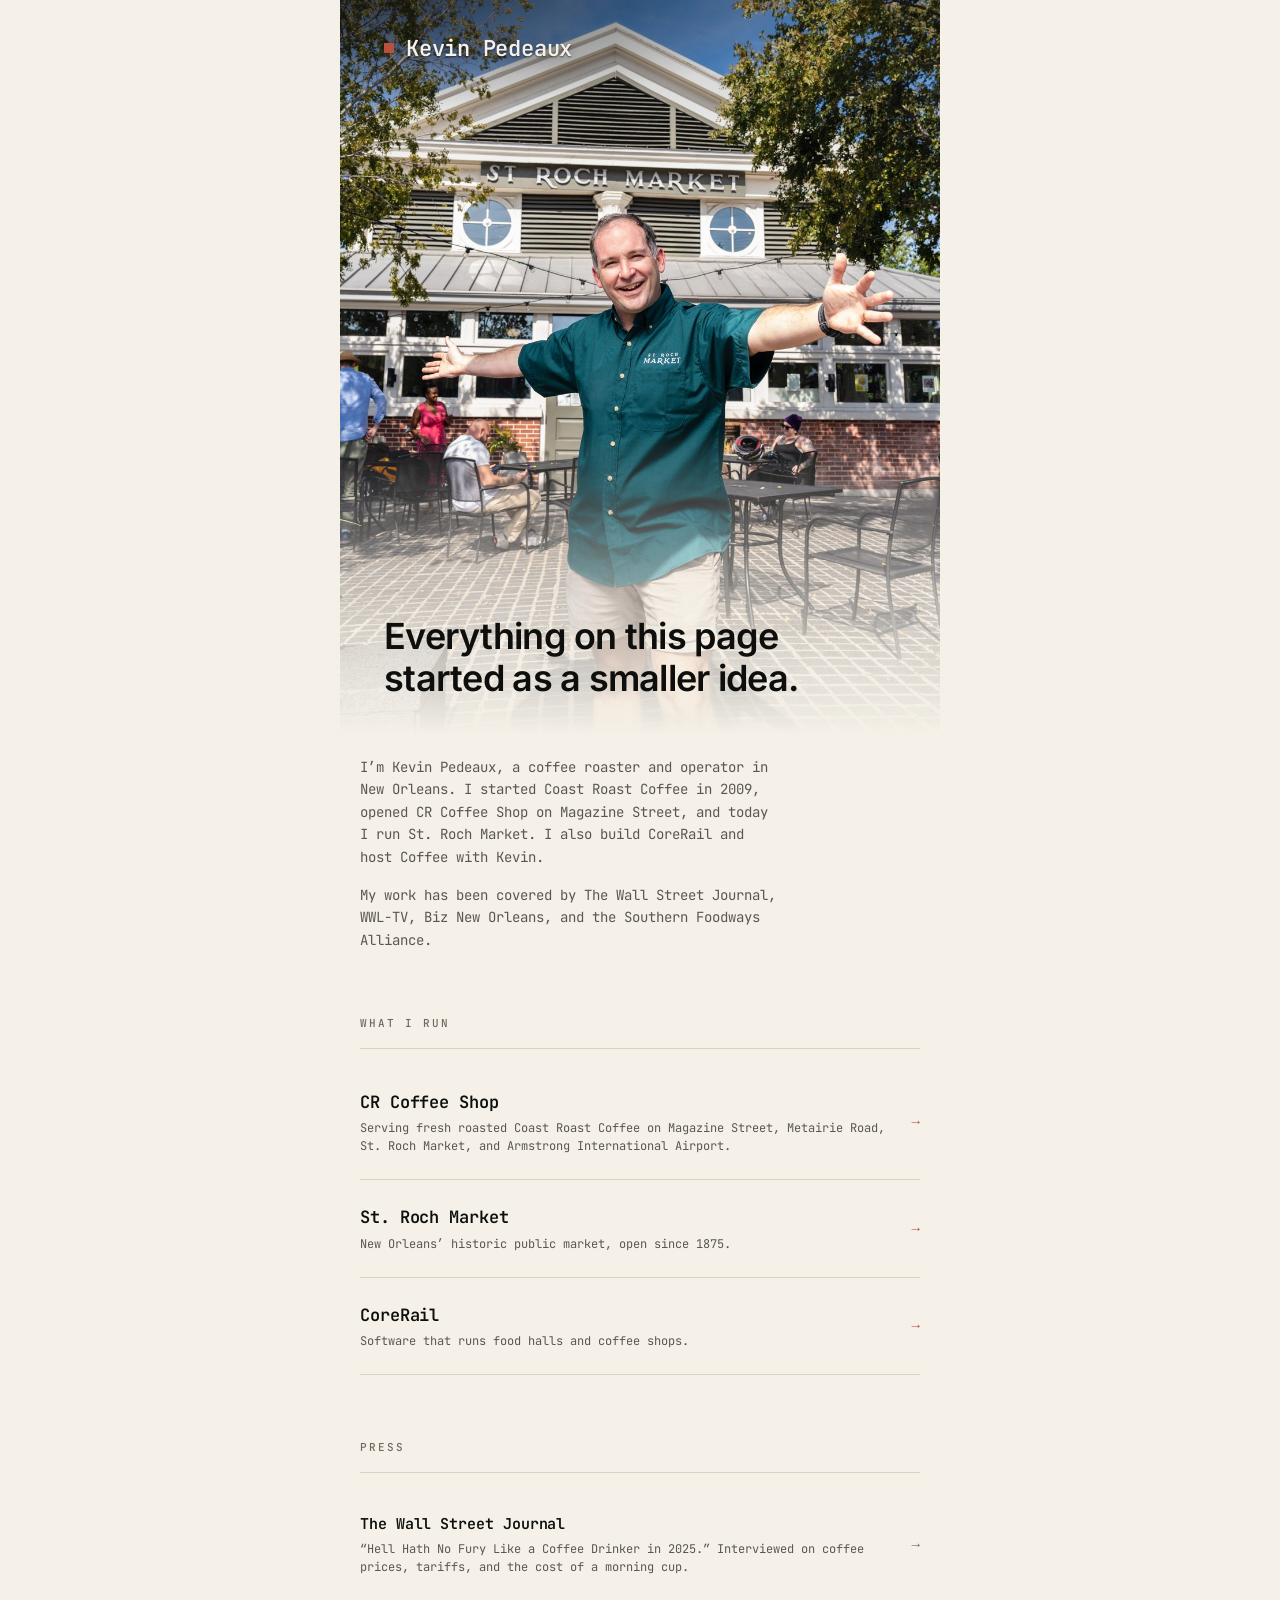
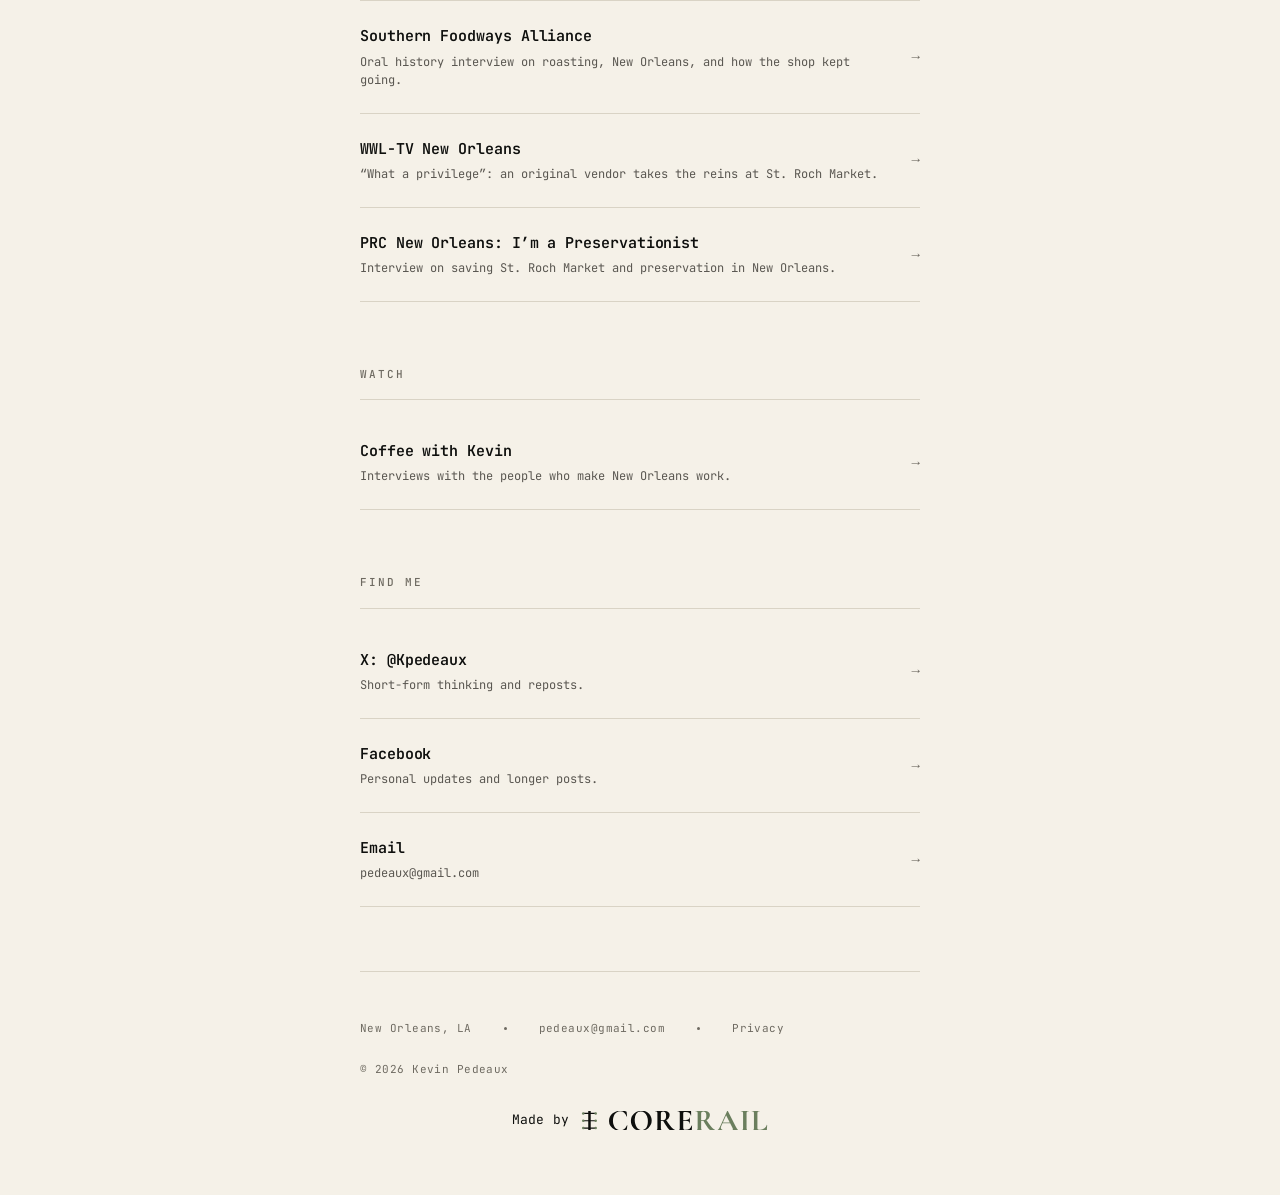
<file: index.html>
<!DOCTYPE html>
<html lang="en">
<head>
  <meta charset="UTF-8">
  <meta name="viewport" content="width=device-width, initial-scale=1.0">
  <title>Kevin Pedeaux: Coffee Roaster &amp; Operator in New Orleans</title>
  <meta name="description" content="Kevin Pedeaux is a New Orleans coffee roaster and operator. Owner of CR Coffee Shop (Coast Roast Coffee) on Magazine Street, operator of the historic St. Roch Market, and builder of CoreRail.">
  <meta name="author" content="Kevin Pedeaux">

  <!-- Open Graph -->
  <meta property="og:title" content="Kevin Pedeaux: Coffee Roaster &amp; Operator in New Orleans">
  <meta property="og:description" content="I make coffee and the things that come with it.">
  <meta property="og:type" content="website">
  <meta property="og:url" content="https://kevinpedeaux.com/">
  <meta property="og:site_name" content="Kevin Pedeaux">
  <meta property="og:image" content="https://kevinpedeaux.com/kevin-og.jpg">
  <meta property="og:image:width" content="1200">
  <meta property="og:image:height" content="630">
  <meta property="og:image:alt" content="Kevin Pedeaux with arms open in front of St. Roch Market in New Orleans">

  <!-- Twitter -->
  <meta name="twitter:card" content="summary_large_image">
  <meta name="twitter:title" content="Kevin Pedeaux: Coffee Roaster &amp; Operator in New Orleans">
  <meta name="twitter:description" content="I make coffee and the things that come with it.">
  <meta name="twitter:site" content="@Kpedeaux">
  <meta name="twitter:creator" content="@Kpedeaux">
  <meta name="twitter:image" content="https://kevinpedeaux.com/kevin-og.jpg">

  <!-- Favicon -->
  <link rel="icon" type="image/svg+xml" href="/favicon.svg">

  <!-- Canonical -->
  <link rel="canonical" href="https://kevinpedeaux.com/">

  <!-- Fonts (self-hosted — see @font-face in styles.css) -->
  <link rel="preload" href="/fonts/jetbrains-mono-normal.woff2" as="font" type="font/woff2" crossorigin>
  <link rel="preload" href="/fonts/inter-semibold.woff2" as="font" type="font/woff2" crossorigin>

  <!-- Styles -->
  <link rel="stylesheet" href="/styles.css?v=20260902cr">

  <!-- Google Analytics (GA4) -->
  <script async src="https://www.googletagmanager.com/gtag/js?id=G-3HQKWKEVY3"></script>
  <script>
    window.dataLayer = window.dataLayer || [];
    function gtag(){dataLayer.push(arguments);}
    gtag('js', new Date());
    gtag('config', 'G-3HQKWKEVY3');
  </script>

  <!-- JSON-LD -->
  <script type="application/ld+json">
  {
    "@context": "https://schema.org",
    "@graph": [
      {
        "@type": "WebSite",
        "@id": "https://kevinpedeaux.com/#website",
        "url": "https://kevinpedeaux.com/",
        "name": "Kevin Pedeaux",
        "publisher": { "@id": "https://kevinpedeaux.com/#person" }
      },
      {
        "@type": "ProfilePage",
        "@id": "https://kevinpedeaux.com/#profilepage",
        "url": "https://kevinpedeaux.com/",
        "isPartOf": { "@id": "https://kevinpedeaux.com/#website" },
        "mainEntity": { "@id": "https://kevinpedeaux.com/#person" }
      },
      {
        "@type": "Person",
        "@id": "https://kevinpedeaux.com/#person",
        "name": "Kevin Pedeaux",
        "url": "https://kevinpedeaux.com/",
        "jobTitle": "Coffee Roaster & Operator",
        "description": "New Orleans coffee roaster and operator. Owner of CR Coffee Shop (Coast Roast Coffee), operator of the historic St. Roch Market, builder of CoreRail, and host of Coffee with Kevin.",
        "address": {
          "@type": "PostalAddress",
          "addressLocality": "New Orleans",
          "addressRegion": "LA",
          "addressCountry": "US"
        },
        "knowsAbout": [
          "Coffee roasting",
          "Specialty coffee",
          "Food halls",
          "Hospitality operations",
          "New Orleans"
        ],
        "worksFor": [
          { "@type": "Organization", "name": "CR Coffee Shop", "url": "https://crcoffeenola.com/" },
          { "@type": "Organization", "name": "St. Roch Market", "url": "https://strochmarket.com/" },
          { "@type": "Organization", "name": "CoreRail", "url": "https://creativecorerail.com/" }
        ],
        "subjectOf": [
          "https://www.wsj.com/business/hospitality/coffee-prices-inflation-tariffs-brazil-e3c26e3b",
          "https://www.southernfoodways.org/interview/kevin-pedeaux/",
          "https://www.wwltv.com/article/news/investigations/mike-perlstein/what-a-privilege-original-vendor-takes-the-reins-at-st-roch-market/289-c80db175-2084-4ccd-b1cc-990ba4696f7c",
          "https://prcno.org/im-a-preservationist-an-interview-with-kevin-pedeaux/"
        ],
        "sameAs": [
          "https://crcoffeenola.com/",
          "https://strochmarket.com/",
          "https://creativecorerail.com/",
          "https://www.youtube.com/coffeewithkevin",
          "https://x.com/Kpedeaux",
          "https://www.instagram.com/kpedeaux/",
          "https://www.facebook.com/pedeaux"
        ]
      }
    ]
  }
  </script>
</head>
<body class="home">

  <!-- ====================================================================
       FULL-BLEED HERO — image bleeds to edges, fades into the page,
       name overlays the top, tagline overlaps the lower fade.
       ==================================================================== -->
  <header class="hero-full">
    <img class="hero-full-img" src="/kevin-hero.jpg" width="1040" height="1326"
         alt="Kevin Pedeaux with arms open in front of St. Roch Market in New Orleans"
         fetchpriority="high">
    <a class="hero-full-name" href="/" aria-label="Kevin Pedeaux home">
      <span class="name-mark" aria-hidden="true"></span>
      Kevin Pedeaux
    </a>
    <div class="hero-full-copy">
      <h1 id="tagline" class="hero-tagline">
        I make coffee and the things that come with it.
      </h1>
    </div>
  </header>

  <!-- Rotating tagline — picks one line per visit, never the same one twice
       in a row. Edit the list below to add or remove lines. The h1 above is
       the no-JS fallback and what search engines index. Runs inline, before
       first paint, so visitors never see the fallback flash. -->
  <script>
    (function () {
      var lines = [
        'I make coffee and the things that come with it.',
        'I build experiences across tech, food, and community.',
        'Coffee, and every darn thing that comes with it.',
        'Everything here started with a bag of coffee.',
        'I roast coffee. The rest followed.',
        'Coffee is the front door. Everything else is behind it.',
        'I run a coffee company, a market, and a software project I probably shouldn’t have started.',
        'Roaster. Operator. Reluctant developer.',
        'Seventeen years of coffee, and a few things that grew out of it.',
        'I make coffee and the systems that keep it moving.',
        'New Orleans coffee, and the businesses built around it.',
        'I take on the things nobody else wants to run.',
        'I make coffee. Somehow that turned into a food hall.',
        'Coffee roaster. Landlord, apparently.',
        'I keep saying yes to buildings.',
        'Seventeen years in coffee and I still can’t explain what I do all day.',
        'I roast coffee, run a market, and write code I’d rather not show anyone.',
        'Started with one roaster. It escalated.',
        'Professionally: coffee. Practically: whatever’s broken that morning.',
        'I make coffee and the things that come with it, the list got long.',
        'New Orleans coffee guy with a growing footprint of unrelated problems.',
        'The coffee part is going fine.',
        'I own a coffee company and a building that owns me.',
        'Roasting coffee since 2009. Fixing the ice machine since 2023.',
        'I make coffee. The rest is upkeep.',
        'Coffee roaster, market operator, part-time electrician.',
        'I got into coffee so I wouldn’t have a boss. Now I have thirty.',
        'Still mostly coffee, but other problems.',
        'Coffee first. Then a market, a bar, and a software problem.',
        'Everything on this page started as a smaller idea.',
        'Ask me about coffee. Don’t ask me about the plumbing.'
      ];
      if (lines.length < 2) return;
      var last = -1;
      try { last = parseInt(localStorage.getItem('tagline-last'), 10); } catch (e) {}
      if (isNaN(last)) last = -1;
      var idx = Math.floor(Math.random() * lines.length);
      if (idx === last) idx = (idx + 1) % lines.length;
      try { localStorage.setItem('tagline-last', String(idx)); } catch (e) {}
      document.getElementById('tagline').textContent = lines[idx];
    })();
  </script>

  <main class="page">

    <!-- ====================================================================
         HERO — intro copy
         ==================================================================== -->
    <section class="hero" aria-labelledby="tagline">
      <p class="hero-sub">
        I&rsquo;m Kevin Pedeaux, a coffee roaster and operator in New Orleans.
        I started Coast Roast Coffee in 2009, opened CR Coffee Shop on Magazine
        Street, and today I run St. Roch Market. I also build CoreRail and host
        Coffee with Kevin.
      </p>
      <p class="hero-sub">
        My work has been covered by The Wall Street Journal, WWL-TV, Biz New
        Orleans, and the Southern Foodways Alliance.
      </p>
    </section>

    <!-- ====================================================================
         LINKS — Edit this section to add / remove / reorder.
         Each .section block is one group. Each .link is one link.
         ==================================================================== -->

    <!-- WHAT I RUN (primary: the site's one job is routing here) -->
    <section class="section" aria-labelledby="run-label">
      <div class="section-label" id="run-label">
        <span>What I run</span>
      </div>

      <div class="links links--primary">

        <a class="link" href="https://crcoffeenola.com/" target="_blank" rel="noopener">
          <div class="link-body">
            <span class="link-title">CR Coffee Shop</span>
            <span class="link-desc">Serving fresh roasted Coast Roast Coffee on Magazine Street, Metairie Road, St. Roch Market, and Armstrong International Airport.</span>
          </div>
          <span class="link-arrow" aria-hidden="true">&rarr;</span>
        </a>

        <a class="link" href="https://strochmarket.com/" target="_blank" rel="noopener">
          <div class="link-body">
            <span class="link-title">St. Roch Market</span>
            <span class="link-desc">New Orleans&rsquo; historic public market, open since 1875.</span>
          </div>
          <span class="link-arrow" aria-hidden="true">&rarr;</span>
        </a>

        <a class="link" href="https://creativecorerail.com/" target="_blank" rel="noopener">
          <div class="link-body">
            <span class="link-title">CoreRail</span>
            <span class="link-desc">Software that runs food halls and coffee shops.</span>
          </div>
          <span class="link-arrow" aria-hidden="true">&rarr;</span>
        </a>

      </div>
    </section>

    <!-- PRESS (proof, next to the primary action) -->
    <section class="section" aria-labelledby="press-label">
      <div class="section-label" id="press-label">
        <span>Press</span>
      </div>

      <div class="links">

        <a class="link" href="https://www.wsj.com/business/hospitality/coffee-prices-inflation-tariffs-brazil-e3c26e3b" target="_blank" rel="noopener">
          <div class="link-body">
            <span class="link-title">The Wall Street Journal</span>
            <span class="link-desc">&ldquo;Hell Hath No Fury Like a Coffee Drinker in 2025.&rdquo; Interviewed on coffee prices, tariffs, and the cost of a morning cup.</span>
          </div>
          <span class="link-arrow" aria-hidden="true">&rarr;</span>
        </a>

        <a class="link" href="https://www.southernfoodways.org/interview/kevin-pedeaux/" target="_blank" rel="noopener">
          <div class="link-body">
            <span class="link-title">Southern Foodways Alliance</span>
            <span class="link-desc">Oral history interview on roasting, New Orleans, and how the shop kept going.</span>
          </div>
          <span class="link-arrow" aria-hidden="true">&rarr;</span>
        </a>

        <a class="link" href="https://www.wwltv.com/article/news/investigations/mike-perlstein/what-a-privilege-original-vendor-takes-the-reins-at-st-roch-market/289-c80db175-2084-4ccd-b1cc-990ba4696f7c" target="_blank" rel="noopener">
          <div class="link-body">
            <span class="link-title">WWL-TV New Orleans</span>
            <span class="link-desc">&ldquo;What a privilege&rdquo;: an original vendor takes the reins at St. Roch Market.</span>
          </div>
          <span class="link-arrow" aria-hidden="true">&rarr;</span>
        </a>

        <a class="link" href="https://prcno.org/im-a-preservationist-an-interview-with-kevin-pedeaux/" target="_blank" rel="noopener">
          <div class="link-body">
            <span class="link-title">PRC New Orleans: I&rsquo;m a Preservationist</span>
            <span class="link-desc">Interview on saving St. Roch Market and preservation in New Orleans.</span>
          </div>
          <span class="link-arrow" aria-hidden="true">&rarr;</span>
        </a>

      </div>
    </section>

    <!-- WATCH -->
    <section class="section" aria-labelledby="watch-label">
      <div class="section-label" id="watch-label">
        <span>Watch</span>
      </div>

      <div class="links">

        <a class="link" href="https://www.youtube.com/coffeewithkevin" target="_blank" rel="noopener">
          <div class="link-body">
            <span class="link-title">Coffee with Kevin</span>
            <span class="link-desc">Interviews with the people who make New Orleans work.</span>
          </div>
          <span class="link-arrow" aria-hidden="true">&rarr;</span>
        </a>

      </div>
    </section>

    <!-- FIND ME -->
    <section class="section" aria-labelledby="find-label">
      <div class="section-label" id="find-label">
        <span>Find me</span>
      </div>

      <div class="links">

        <a class="link" href="https://x.com/Kpedeaux" target="_blank" rel="noopener">
          <div class="link-body">
            <span class="link-title">X: @Kpedeaux</span>
            <span class="link-desc">Short-form thinking and reposts.</span>
          </div>
          <span class="link-arrow" aria-hidden="true">&rarr;</span>
        </a>

        <a class="link" href="https://www.facebook.com/pedeaux" target="_blank" rel="noopener">
          <div class="link-body">
            <span class="link-title">Facebook</span>
            <span class="link-desc">Personal updates and longer posts.</span>
          </div>
          <span class="link-arrow" aria-hidden="true">&rarr;</span>
        </a>

        <a class="link" data-email href="#">
          <div class="link-body">
            <span class="link-title">Email</span>
            <span class="link-desc" data-email-text></span>
          </div>
          <span class="link-arrow" aria-hidden="true">&rarr;</span>
        </a>

      </div>
    </section>

    <!-- ====================================================================
         FOOTER
         ==================================================================== -->
    <footer class="footer">
      <div class="footer-row">
        <div class="footer-meta">
          <span>New Orleans, LA</span>
          <span class="dot" aria-hidden="true"></span>
          <a data-email data-email-text href="#">Email</a>
          <span class="dot" aria-hidden="true"></span>
          <a href="/privacy">Privacy</a>
        </div>
        <div>&copy; <span id="year">2026</span> Kevin Pedeaux</div>
      </div>
      <div class="corerail-credit"><a class="corerail-badge" href="https://creativecorerail.com" target="_blank" rel="noopener"><span class="corerail-badge__label">Made by</span><svg class="corerail-badge__art" viewBox="0 0 978.4 100" xmlns="http://www.w3.org/2000/svg" role="img" aria-label="CoreRail" focusable="false"><g transform="translate(0 -14) scale(1.06667)"><rect x="54" y="10" width="12" height="100" rx="2" fill="currentColor"/><rect x="30" y="22" width="60" height="6" rx="1.5" fill="currentColor"/><rect x="30" y="57" width="60" height="6" rx="1.5" fill="currentColor"/><rect x="30" y="92" width="60" height="6" rx="1.5" fill="currentColor"/><circle cx="30" cy="25" r="6" fill="#6B7F5E"/><circle cx="30" cy="60" r="6" fill="#6B7F5E"/><circle cx="30" cy="95" r="6" fill="#6B7F5E"/><circle cx="90" cy="25" r="6" fill="#6B7F5E"/><circle cx="90" cy="60" r="6" fill="#6B7F5E"/><circle cx="90" cy="95" r="6" fill="#6B7F5E"/></g><g transform="translate(156.3 0)"><g transform="translate(0 100) scale(0.16 -0.16)"><path fill="currentColor" d="M427 636Q457 636 489.5 633Q522 630 551 624Q580 618 600 609Q609 606 611.5 601.5Q614 597 615 586L628 447Q628 444 623 443Q618 442 616 446Q588 527 536.5 571Q485 615 411 615Q343 615 289.5 578.5Q236 542 205.5 475Q175 408 175 315Q175 245 193 188.5Q211 132 244 92Q277 52 322 30.5Q367 9 421 9Q492 9 538.5 47.5Q585 86 626 170Q628 173 632.5 172Q637 171 637 168L622 44Q621 32 618.5 28.5Q616 25 607 21Q559 4 511.5 -4Q464 -12 421 -12Q313 -12 229 28.5Q145 69 97 141.5Q49 214 49 308Q49 380 77.5 440.5Q106 501 157.5 544.5Q209 588 278 612Q347 636 427 636Z M1067 -12Q995 -12 936.5 13.5Q878 39 836.5 84Q795 129 772.5 187.5Q750 246 750 312Q750 393 781.5 454Q813 515 865 555.5Q917 596 979 616Q1041 636 1102 636Q1176 636 1234.5 609.5Q1293 583 1334 538Q1375 493 1396.5 436Q1418 379 1418 319Q1418 249 1390 189Q1362 129 1313.5 84Q1265 39 1201.5 13.5Q1138 -12 1067 -12ZM1100 13Q1156 13 1200 45Q1244 77 1269.5 139Q1295 201 1295 290Q1295 382 1267 454Q1239 526 1187 567.5Q1135 609 1062 609Q971 609 922 540Q873 471 873 349Q873 276 890 214.5Q907 153 937.5 107.5Q968 62 1009.5 37.5Q1051 13 1100 13Z M2017 0Q2002 0 1968.5 37.5Q1935 75 1888 146Q1841 217 1782 316L1874 344Q1954 223 2010.5 150Q2067 77 2111 44.5Q2155 12 2195 12Q2197 12 2197 6Q2197 0 2195 0Q2125 0 2081 0Q2037 0 2017 0ZM1802 628Q1894 628 1943.5 594.5Q1993 561 1993 501Q1993 442 1960 396.5Q1927 351 1875.5 326Q1824 301 1767 301Q1753 301 1738.5 301Q1724 301 1712 302V81Q1712 52 1717 37Q1722 22 1737 17Q1752 12 1783 12Q1785 12 1785 6Q1785 0 1783 0Q1757 0 1725 1Q1693 2 1655 2Q1619 2 1586.5 1Q1554 0 1528 0Q1525 0 1525 6Q1525 12 1528 12Q1559 12 1574 17Q1589 22 1594.5 37Q1600 52 1600 81V544Q1600 573 1595 587.5Q1590 602 1575 607.5Q1560 613 1529 613Q1527 613 1527 619Q1527 625 1529 625Q1555 625 1587 623.5Q1619 622 1655 622Q1688 622 1727.5 625Q1767 628 1802 628ZM1879 463Q1879 522 1867 553Q1855 584 1834 595.5Q1813 607 1786 607Q1746 607 1729 592Q1712 577 1712 542V330Q1726 328 1742 327Q1758 326 1770 326Q1829 326 1854 358.5Q1879 391 1879 463Z M2688 0H2246Q2243 0 2243 6Q2243 12 2246 12Q2277 12 2292 17Q2307 22 2312 37Q2317 52 2317 81V544Q2317 573 2312 587.5Q2307 602 2292 607.5Q2277 613 2246 613Q2243 613 2243 619Q2243 625 2246 625H2670Q2680 625 2680 616L2682 483Q2682 481 2677 480Q2672 479 2670 482Q2654 541 2616 568.5Q2578 596 2516 596H2486Q2466 596 2453 590.5Q2440 585 2434 573Q2428 561 2428 543V85Q2428 66 2433 53Q2438 40 2448 34Q2458 28 2474 28H2507Q2585 28 2632 60Q2679 92 2701 159Q2702 162 2707.5 160.5Q2713 159 2713 157Q2709 128 2706 88.5Q2703 49 2703 15Q2703 0 2688 0ZM2632 223Q2632 264 2601 287.5Q2570 311 2510 311H2375V339H2511Q2570 339 2600.5 359.5Q2631 380 2631 415Q2631 418 2636.5 418Q2642 418 2642 415Q2642 382 2641.5 363.5Q2641 345 2641 325Q2641 300 2642.5 276Q2644 252 2644 223Q2644 221 2638 221Q2632 221 2632 223Z"/><path fill="#6B7F5E" d="M3307 0Q3292 0 3258.5 37.5Q3225 75 3178 146Q3131 217 3072 316L3164 344Q3244 223 3300.5 150Q3357 77 3401 44.5Q3445 12 3485 12Q3487 12 3487 6Q3487 0 3485 0Q3415 0 3371 0Q3327 0 3307 0ZM3092 628Q3184 628 3233.5 594.5Q3283 561 3283 501Q3283 442 3250 396.5Q3217 351 3165.5 326Q3114 301 3057 301Q3043 301 3028.5 301Q3014 301 3002 302V81Q3002 52 3007 37Q3012 22 3027 17Q3042 12 3073 12Q3075 12 3075 6Q3075 0 3073 0Q3047 0 3015 1Q2983 2 2945 2Q2909 2 2876.5 1Q2844 0 2818 0Q2815 0 2815 6Q2815 12 2818 12Q2849 12 2864 17Q2879 22 2884.5 37Q2890 52 2890 81V544Q2890 573 2885 587.5Q2880 602 2865 607.5Q2850 613 2819 613Q2817 613 2817 619Q2817 625 2819 625Q2845 625 2877 623.5Q2909 622 2945 622Q2978 622 3017.5 625Q3057 628 3092 628ZM3169 463Q3169 522 3157 553Q3145 584 3124 595.5Q3103 607 3076 607Q3036 607 3019 592Q3002 577 3002 542V330Q3016 328 3032 327Q3048 326 3060 326Q3119 326 3144 358.5Q3169 391 3169 463Z M3666 229 3681 257H3969L3976 229ZM4212 12Q4217 12 4217 6Q4217 0 4212 0Q4182 0 4149.5 2Q4117 4 4087 4Q4053 4 4028 2Q4003 0 3972 0Q3968 0 3968 6Q3968 12 3972 12Q4013 12 4019.5 28.5Q4026 45 4001 94L3798 495L3847 581L3648 142Q3621 82 3647 47Q3673 12 3729 12Q3734 12 3734 6Q3734 0 3729 0Q3699 0 3674 2Q3649 4 3611 4Q3572 4 3548.5 2Q3525 0 3491 0Q3487 0 3487 6Q3487 12 3491 12Q3518 12 3537.5 23.5Q3557 35 3576.5 65.5Q3596 96 3621 152L3838 629Q3839 632 3847 632.5Q3855 633 3856 629L4106 137Q4130 90 4147.5 62.5Q4165 35 4180.5 23.5Q4196 12 4212 12Z M4458 81Q4458 52 4463 37Q4468 22 4483 17Q4498 12 4529 12Q4532 12 4532 6Q4532 0 4529 0Q4502.7 0 4471 1Q4439.3 2 4401 2Q4364.6 2 4332 1Q4299.5 0 4273 0Q4271 0 4271 6Q4271 12 4273.4 12Q4303.8 12 4319.4 17Q4335 22 4340.5 37Q4346 52 4346 81V544Q4346 573 4340.7 587.5Q4335.5 602 4319.6 607.5Q4303.8 613 4273 613Q4271 613 4271 619Q4271 625 4273 625Q4299.5 625 4332 623.5Q4364.6 622 4401 622Q4439.3 622 4471.6 623.5Q4503.8 625 4529 625Q4532 625 4532 619Q4532 613 4529 613Q4498.7 613 4483.5 607Q4468.4 601 4463.2 586Q4458 571 4458 542Z M4806 543V85Q4806 60.5 4810 48.2Q4814 36 4826.4 32Q4838.8 28 4863 28H4897Q4975 28 5032 70Q5089 112 5108 182Q5109 185 5114 184Q5119 183 5119 180Q5116 147 5113 100.7Q5110 54.3 5110 15Q5110 0 5094.6 0H4623Q4621 0 4621 6Q4621 12 4623 12Q4653.7 12 4669.1 17Q4684.5 22 4689.7 37Q4695 52 4695 81V544Q4695 573 4689.7 587.5Q4684.5 602 4669.1 607.5Q4653.7 613 4623 613Q4621 613 4621 619Q4621 625 4623 625Q4647 625 4680.3 623.5Q4713.6 622 4749.6 622Q4788 622 4820 623.5Q4852 625 4877 625Q4880 625 4880 619Q4880 613 4877 613Q4846.7 613 4831.5 607.5Q4816.4 602 4811.2 587Q4806 572 4806 543Z"/></g></g></svg></a></div>
    </footer>

  </main>

  <script>
    document.getElementById('year').textContent = new Date().getFullYear();

    // Email assembled at runtime — kept out of the HTML source to deter scrapers.
    (function () {
      var e = atob('cGVkZWF1eEBnbWFpbC5jb20=');
      document.querySelectorAll('[data-email]').forEach(function (el) {
        el.setAttribute('href', 'mailto:' + e);
      });
      document.querySelectorAll('[data-email-text]').forEach(function (el) {
        el.textContent = e;
      });
    })();
  </script>

</body>
</html>
</file>
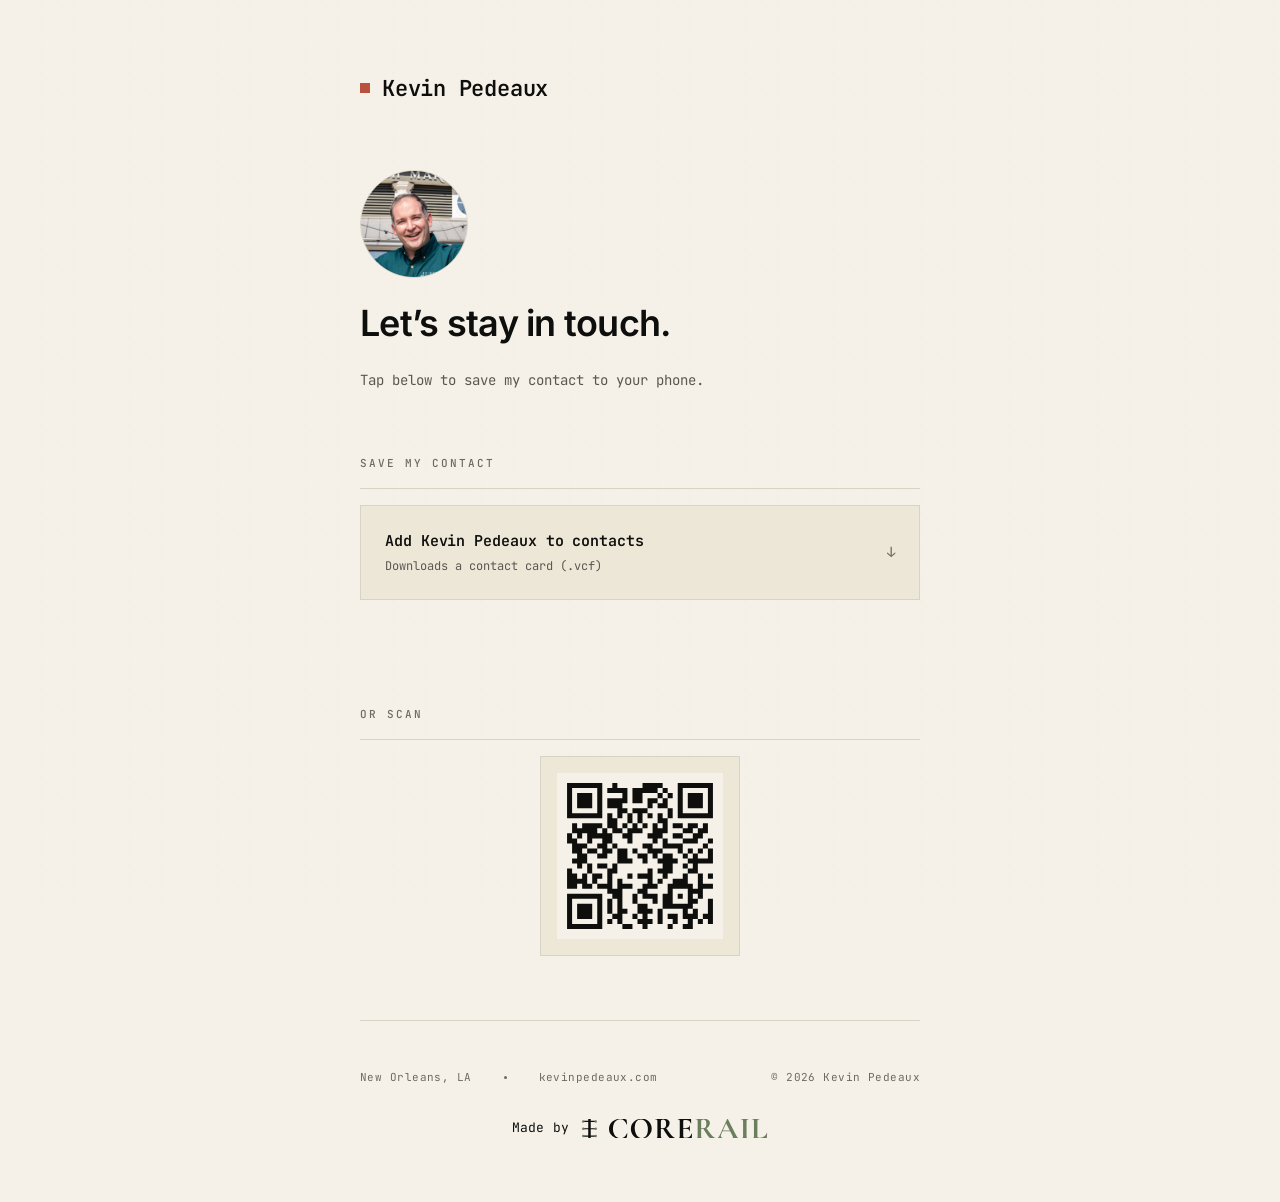
<file: connect.html>
<!DOCTYPE html>
<html lang="en">
<head>
  <meta charset="UTF-8">
  <meta name="viewport" content="width=device-width, initial-scale=1.0">
  <title>Save my contact: Kevin Pedeaux</title>

  <!-- Keep this page out of search engines and AI crawlers -->
  <meta name="robots" content="noindex, nofollow, noarchive, nosnippet">
  <meta name="googlebot" content="noindex, nofollow">

  <!-- No social preview metadata on purpose: this page is unlisted. -->

  <!-- Favicon -->
  <link rel="icon" type="image/svg+xml" href="/favicon.svg">

  <!-- Fonts (self-hosted — see @font-face in styles.css) -->
  <link rel="preload" href="/fonts/jetbrains-mono-normal.woff2" as="font" type="font/woff2" crossorigin>
  <link rel="preload" href="/fonts/inter-semibold.woff2" as="font" type="font/woff2" crossorigin>

  <!-- Styles -->
  <link rel="stylesheet" href="/styles.css?v=20260902cr">

  <style>
    /* connect-page specifics */
    .card-btn {
      display: grid;
      grid-template-columns: 1fr auto;
      align-items: center;
      gap: var(--s-3);
      width: 100%;
      text-align: left;
      padding: var(--s-3);
      background: var(--cream-2);
      border: 1px solid var(--rule);
      transition: padding-left 200ms var(--ease-out), border-color 200ms var(--ease-out);
    }
    .card-btn:hover,
    .card-btn:focus-visible {
      padding-left: calc(var(--s-3) + var(--s-1));
      border-color: var(--accent);
    }
    .card-btn:focus-visible {
      outline: 2px solid var(--accent);
      outline-offset: 2px;
    }
    .card-btn:hover .link-title,
    .card-btn:focus-visible .link-title { color: var(--accent); }
    .card-btn:hover .link-arrow,
    .card-btn:focus-visible .link-arrow { color: var(--accent); transform: translateX(4px); }

    .saved-note {
      font-family: var(--font-mono);
      font-size: 12px;
      color: var(--ink-3);
      margin-top: var(--s-3);
      min-height: 1.5em;
    }
    .saved-note.is-done { color: var(--accent); }

    .qr-block {
      display: flex;
      flex-direction: column;
      align-items: center;
      gap: var(--s-2);
      text-align: center;
    }
    .qr-frame {
      width: 200px;
      max-width: 60vw;
      padding: var(--s-2);
      background: var(--cream-2);
      border: 1px solid var(--rule);
    }
    .qr-frame img { width: 100%; height: auto; }

    .connect-avatar {
      width: 108px;
      height: 108px;
      border-radius: 50%;
      object-fit: cover;
      border: 1px solid var(--rule);
      margin-bottom: var(--s-3);
    }
  </style>
</head>
<body>

  <main class="page">

    <header class="header">
      <a class="name" href="/" aria-label="Kevin Pedeaux home">
        <span class="name-mark" aria-hidden="true"></span>
        Kevin Pedeaux
      </a>
    </header>

    <section class="hero">
      <img class="connect-avatar" src="/kevin-avatar.jpg" width="512" height="512"
           alt="Kevin Pedeaux" fetchpriority="high">
      <h1 class="hero-tagline">Let&rsquo;s stay in touch.</h1>
      <p class="hero-sub">
        Tap below to save my contact to your phone.
      </p>
    </section>

    <section class="section">
      <div class="section-label">
        <span>Save my contact</span>
      </div>

      <button class="card-btn" id="save-btn" type="button">
        <div class="link-body">
          <span class="link-title">Add Kevin Pedeaux to contacts</span>
          <span class="link-desc">Downloads a contact card (.vcf)</span>
        </div>
        <span class="link-arrow" aria-hidden="true">&darr;</span>
      </button>

      <p class="saved-note" id="saved-note" role="status" aria-live="polite"></p>
    </section>

    <section class="section">
      <div class="section-label">
        <span>Or scan</span>
      </div>

      <div class="qr-block">
        <div class="qr-frame">
          <img src="/connect-qr.svg" alt="QR code to kevinpedeaux.com/connect" width="200" height="200">
        </div>
      </div>
    </section>

    <footer class="footer">
      <div class="footer-row">
        <div class="footer-meta">
          <span>New Orleans, LA</span>
          <span class="dot" aria-hidden="true"></span>
          <a href="/">kevinpedeaux.com</a>
        </div>
        <div>&copy; <span id="year">2026</span> Kevin Pedeaux</div>
      </div>
      <div class="corerail-credit"><a class="corerail-badge" href="https://creativecorerail.com" target="_blank" rel="noopener"><span class="corerail-badge__label">Made by</span><svg class="corerail-badge__art" viewBox="0 0 978.4 100" xmlns="http://www.w3.org/2000/svg" role="img" aria-label="CoreRail" focusable="false"><g transform="translate(0 -14) scale(1.06667)"><rect x="54" y="10" width="12" height="100" rx="2" fill="currentColor"/><rect x="30" y="22" width="60" height="6" rx="1.5" fill="currentColor"/><rect x="30" y="57" width="60" height="6" rx="1.5" fill="currentColor"/><rect x="30" y="92" width="60" height="6" rx="1.5" fill="currentColor"/><circle cx="30" cy="25" r="6" fill="#6B7F5E"/><circle cx="30" cy="60" r="6" fill="#6B7F5E"/><circle cx="30" cy="95" r="6" fill="#6B7F5E"/><circle cx="90" cy="25" r="6" fill="#6B7F5E"/><circle cx="90" cy="60" r="6" fill="#6B7F5E"/><circle cx="90" cy="95" r="6" fill="#6B7F5E"/></g><g transform="translate(156.3 0)"><g transform="translate(0 100) scale(0.16 -0.16)"><path fill="currentColor" d="M427 636Q457 636 489.5 633Q522 630 551 624Q580 618 600 609Q609 606 611.5 601.5Q614 597 615 586L628 447Q628 444 623 443Q618 442 616 446Q588 527 536.5 571Q485 615 411 615Q343 615 289.5 578.5Q236 542 205.5 475Q175 408 175 315Q175 245 193 188.5Q211 132 244 92Q277 52 322 30.5Q367 9 421 9Q492 9 538.5 47.5Q585 86 626 170Q628 173 632.5 172Q637 171 637 168L622 44Q621 32 618.5 28.5Q616 25 607 21Q559 4 511.5 -4Q464 -12 421 -12Q313 -12 229 28.5Q145 69 97 141.5Q49 214 49 308Q49 380 77.5 440.5Q106 501 157.5 544.5Q209 588 278 612Q347 636 427 636Z M1067 -12Q995 -12 936.5 13.5Q878 39 836.5 84Q795 129 772.5 187.5Q750 246 750 312Q750 393 781.5 454Q813 515 865 555.5Q917 596 979 616Q1041 636 1102 636Q1176 636 1234.5 609.5Q1293 583 1334 538Q1375 493 1396.5 436Q1418 379 1418 319Q1418 249 1390 189Q1362 129 1313.5 84Q1265 39 1201.5 13.5Q1138 -12 1067 -12ZM1100 13Q1156 13 1200 45Q1244 77 1269.5 139Q1295 201 1295 290Q1295 382 1267 454Q1239 526 1187 567.5Q1135 609 1062 609Q971 609 922 540Q873 471 873 349Q873 276 890 214.5Q907 153 937.5 107.5Q968 62 1009.5 37.5Q1051 13 1100 13Z M2017 0Q2002 0 1968.5 37.5Q1935 75 1888 146Q1841 217 1782 316L1874 344Q1954 223 2010.5 150Q2067 77 2111 44.5Q2155 12 2195 12Q2197 12 2197 6Q2197 0 2195 0Q2125 0 2081 0Q2037 0 2017 0ZM1802 628Q1894 628 1943.5 594.5Q1993 561 1993 501Q1993 442 1960 396.5Q1927 351 1875.5 326Q1824 301 1767 301Q1753 301 1738.5 301Q1724 301 1712 302V81Q1712 52 1717 37Q1722 22 1737 17Q1752 12 1783 12Q1785 12 1785 6Q1785 0 1783 0Q1757 0 1725 1Q1693 2 1655 2Q1619 2 1586.5 1Q1554 0 1528 0Q1525 0 1525 6Q1525 12 1528 12Q1559 12 1574 17Q1589 22 1594.5 37Q1600 52 1600 81V544Q1600 573 1595 587.5Q1590 602 1575 607.5Q1560 613 1529 613Q1527 613 1527 619Q1527 625 1529 625Q1555 625 1587 623.5Q1619 622 1655 622Q1688 622 1727.5 625Q1767 628 1802 628ZM1879 463Q1879 522 1867 553Q1855 584 1834 595.5Q1813 607 1786 607Q1746 607 1729 592Q1712 577 1712 542V330Q1726 328 1742 327Q1758 326 1770 326Q1829 326 1854 358.5Q1879 391 1879 463Z M2688 0H2246Q2243 0 2243 6Q2243 12 2246 12Q2277 12 2292 17Q2307 22 2312 37Q2317 52 2317 81V544Q2317 573 2312 587.5Q2307 602 2292 607.5Q2277 613 2246 613Q2243 613 2243 619Q2243 625 2246 625H2670Q2680 625 2680 616L2682 483Q2682 481 2677 480Q2672 479 2670 482Q2654 541 2616 568.5Q2578 596 2516 596H2486Q2466 596 2453 590.5Q2440 585 2434 573Q2428 561 2428 543V85Q2428 66 2433 53Q2438 40 2448 34Q2458 28 2474 28H2507Q2585 28 2632 60Q2679 92 2701 159Q2702 162 2707.5 160.5Q2713 159 2713 157Q2709 128 2706 88.5Q2703 49 2703 15Q2703 0 2688 0ZM2632 223Q2632 264 2601 287.5Q2570 311 2510 311H2375V339H2511Q2570 339 2600.5 359.5Q2631 380 2631 415Q2631 418 2636.5 418Q2642 418 2642 415Q2642 382 2641.5 363.5Q2641 345 2641 325Q2641 300 2642.5 276Q2644 252 2644 223Q2644 221 2638 221Q2632 221 2632 223Z"/><path fill="#6B7F5E" d="M3307 0Q3292 0 3258.5 37.5Q3225 75 3178 146Q3131 217 3072 316L3164 344Q3244 223 3300.5 150Q3357 77 3401 44.5Q3445 12 3485 12Q3487 12 3487 6Q3487 0 3485 0Q3415 0 3371 0Q3327 0 3307 0ZM3092 628Q3184 628 3233.5 594.5Q3283 561 3283 501Q3283 442 3250 396.5Q3217 351 3165.5 326Q3114 301 3057 301Q3043 301 3028.5 301Q3014 301 3002 302V81Q3002 52 3007 37Q3012 22 3027 17Q3042 12 3073 12Q3075 12 3075 6Q3075 0 3073 0Q3047 0 3015 1Q2983 2 2945 2Q2909 2 2876.5 1Q2844 0 2818 0Q2815 0 2815 6Q2815 12 2818 12Q2849 12 2864 17Q2879 22 2884.5 37Q2890 52 2890 81V544Q2890 573 2885 587.5Q2880 602 2865 607.5Q2850 613 2819 613Q2817 613 2817 619Q2817 625 2819 625Q2845 625 2877 623.5Q2909 622 2945 622Q2978 622 3017.5 625Q3057 628 3092 628ZM3169 463Q3169 522 3157 553Q3145 584 3124 595.5Q3103 607 3076 607Q3036 607 3019 592Q3002 577 3002 542V330Q3016 328 3032 327Q3048 326 3060 326Q3119 326 3144 358.5Q3169 391 3169 463Z M3666 229 3681 257H3969L3976 229ZM4212 12Q4217 12 4217 6Q4217 0 4212 0Q4182 0 4149.5 2Q4117 4 4087 4Q4053 4 4028 2Q4003 0 3972 0Q3968 0 3968 6Q3968 12 3972 12Q4013 12 4019.5 28.5Q4026 45 4001 94L3798 495L3847 581L3648 142Q3621 82 3647 47Q3673 12 3729 12Q3734 12 3734 6Q3734 0 3729 0Q3699 0 3674 2Q3649 4 3611 4Q3572 4 3548.5 2Q3525 0 3491 0Q3487 0 3487 6Q3487 12 3491 12Q3518 12 3537.5 23.5Q3557 35 3576.5 65.5Q3596 96 3621 152L3838 629Q3839 632 3847 632.5Q3855 633 3856 629L4106 137Q4130 90 4147.5 62.5Q4165 35 4180.5 23.5Q4196 12 4212 12Z M4458 81Q4458 52 4463 37Q4468 22 4483 17Q4498 12 4529 12Q4532 12 4532 6Q4532 0 4529 0Q4502.7 0 4471 1Q4439.3 2 4401 2Q4364.6 2 4332 1Q4299.5 0 4273 0Q4271 0 4271 6Q4271 12 4273.4 12Q4303.8 12 4319.4 17Q4335 22 4340.5 37Q4346 52 4346 81V544Q4346 573 4340.7 587.5Q4335.5 602 4319.6 607.5Q4303.8 613 4273 613Q4271 613 4271 619Q4271 625 4273 625Q4299.5 625 4332 623.5Q4364.6 622 4401 622Q4439.3 622 4471.6 623.5Q4503.8 625 4529 625Q4532 625 4532 619Q4532 613 4529 613Q4498.7 613 4483.5 607Q4468.4 601 4463.2 586Q4458 571 4458 542Z M4806 543V85Q4806 60.5 4810 48.2Q4814 36 4826.4 32Q4838.8 28 4863 28H4897Q4975 28 5032 70Q5089 112 5108 182Q5109 185 5114 184Q5119 183 5119 180Q5116 147 5113 100.7Q5110 54.3 5110 15Q5110 0 5094.6 0H4623Q4621 0 4621 6Q4621 12 4623 12Q4653.7 12 4669.1 17Q4684.5 22 4689.7 37Q4695 52 4695 81V544Q4695 573 4689.7 587.5Q4684.5 602 4669.1 607.5Q4653.7 613 4623 613Q4621 613 4621 619Q4621 625 4623 625Q4647 625 4680.3 623.5Q4713.6 622 4749.6 622Q4788 622 4820 623.5Q4852 625 4877 625Q4880 625 4880 619Q4880 613 4877 613Q4846.7 613 4831.5 607.5Q4816.4 602 4811.2 587Q4806 572 4806 543Z"/></g></g></svg></a></div>
    </footer>

  </main>

  <script>
    document.getElementById('year').textContent = new Date().getFullYear();

    // The contact card is stored Base64-encoded so the phone number never
    // appears as plain text in the page source (keeps it off scrapers).
    var VCARD_B64 = "[base64]";

    document.getElementById('save-btn').addEventListener('click', function () {
      var note = document.getElementById('saved-note');
      try {
        var bytes = atob(VCARD_B64);
        var blob = new Blob([bytes], { type: 'text/vcard;charset=utf-8' });
        var url = URL.createObjectURL(blob);
        var a = document.createElement('a');
        a.href = url;
        a.download = 'Kevin-Pedeaux.vcf';
        document.body.appendChild(a);
        a.click();
        document.body.removeChild(a);
        setTimeout(function () { URL.revokeObjectURL(url); }, 1500);
        note.textContent = 'Contact downloaded. Open it to add Kevin to your phone.';
        note.classList.add('is-done');
      } catch (e) {
        note.textContent = 'Something went wrong. Email ' + atob('cGVkZWF1eEBnbWFpbC5jb20=') + ' and I’ll send it.';
      }
    });
  </script>

</body>
</html>
</file>
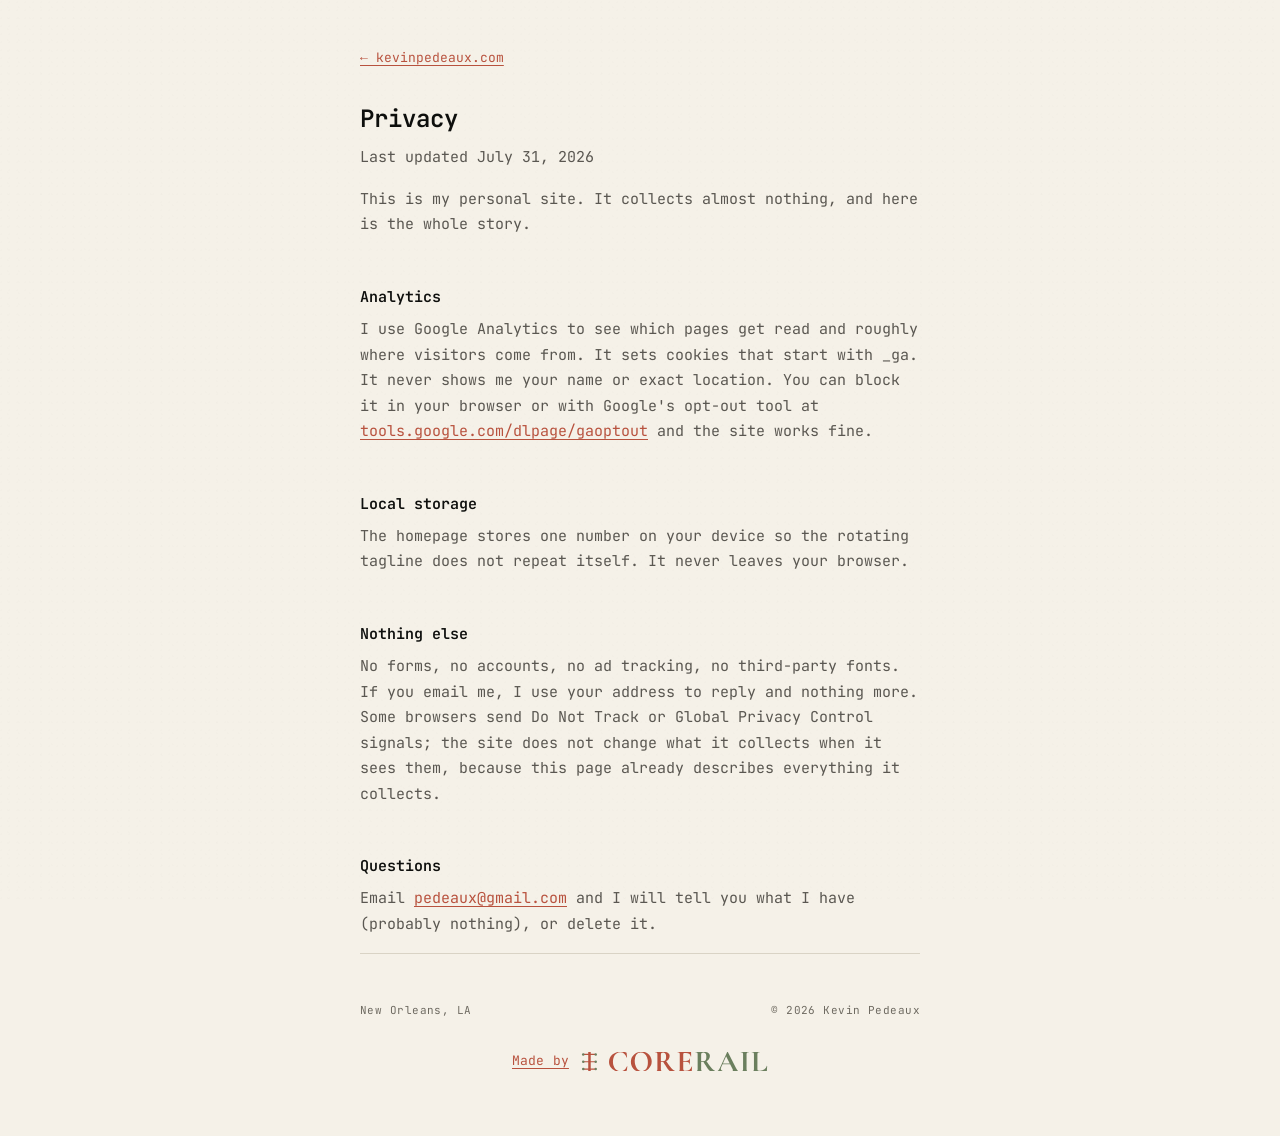
<file: privacy.html>
<!DOCTYPE html>
<html lang="en">
<head>
  <meta charset="UTF-8">
  <meta name="viewport" content="width=device-width, initial-scale=1.0">
  <title>Privacy | Kevin Pedeaux</title>
  <meta name="description" content="What kevinpedeaux.com collects (very little) and how to reach me about it.">
  <meta name="author" content="Kevin Pedeaux">
  <link rel="icon" type="image/svg+xml" href="/favicon.svg">
  <link rel="canonical" href="https://kevinpedeaux.com/privacy">

  <!-- Fonts (self-hosted — see @font-face in styles.css) -->
  <link rel="preload" href="/fonts/jetbrains-mono-normal.woff2" as="font" type="font/woff2" crossorigin>
  <link rel="preload" href="/fonts/inter-semibold.woff2" as="font" type="font/woff2" crossorigin>

  <!-- Styles -->
  <link rel="stylesheet" href="/styles.css?v=20260902cr">

  <!-- Google Analytics (GA4) -->
  <script async src="https://www.googletagmanager.com/gtag/js?id=G-3HQKWKEVY3"></script>
  <script>
    window.dataLayer = window.dataLayer || [];
    function gtag(){dataLayer.push(arguments);}
    gtag('js', new Date());
    gtag('config', 'G-3HQKWKEVY3');
  </script>

  <style>
    .legal h1 {
      font-family: var(--font-mono);
      font-weight: 600;
      font-size: 24px;
      color: var(--ink);
      margin-bottom: var(--s-1);
    }
    .legal-updated {
      font-family: var(--font-mono);
      font-size: 12px;
      color: var(--ink-3);
      margin-bottom: var(--s-4);
    }
    .legal h2 {
      font-family: var(--font-mono);
      font-weight: 600;
      font-size: 15px;
      color: var(--ink);
      margin: var(--s-4) 0 var(--s-1);
    }
    .legal p {
      font-size: 15px;
      line-height: 1.7;
      color: var(--ink-2);
      margin-bottom: var(--s-2);
    }
    .legal a {
      color: var(--accent);
      text-decoration: underline;
      text-underline-offset: 3px;
    }
    .back-home {
      display: inline-block;
      font-family: var(--font-mono);
      font-size: 13px;
      color: var(--ink);
      margin-bottom: var(--s-4);
      text-decoration: none;
    }
    .back-home:hover, .back-home:focus-visible { color: var(--accent); }
  </style>
</head>
<body>

  <main class="page legal">
    <a href="/" class="back-home">&larr; kevinpedeaux.com</a>

    <h1>Privacy</h1>
    <p class="legal-updated">Last updated July 31, 2026</p>

    <p>This is my personal site. It collects almost nothing, and here is the whole story.</p>

    <h2>Analytics</h2>
    <p>I use Google Analytics to see which pages get read and roughly where visitors come from. It sets cookies that start with _ga. It never shows me your name or exact location. You can block it in your browser or with Google's opt-out tool at <a href="https://tools.google.com/dlpage/gaoptout" target="_blank" rel="noopener">tools.google.com/dlpage/gaoptout</a> and the site works fine.</p>

    <h2>Local storage</h2>
    <p>The homepage stores one number on your device so the rotating tagline does not repeat itself. It never leaves your browser.</p>

    <h2>Nothing else</h2>
    <p>No forms, no accounts, no ad tracking, no third-party fonts. If you email me, I use your address to reply and nothing more. Some browsers send Do Not Track or Global Privacy Control signals; the site does not change what it collects when it sees them, because this page already describes everything it collects.</p>

    <h2>Questions</h2>
    <p>Email <a href="mailto:pedeaux@gmail.com">pedeaux@gmail.com</a> and I will tell you what I have (probably nothing), or delete it.</p>

    <footer class="footer">
      <div class="footer-row">
        <div class="footer-meta">
          <span>New Orleans, LA</span>
        </div>
        <div>&copy; <span id="year">2026</span> Kevin Pedeaux</div>
      </div>
      <div class="corerail-credit"><a class="corerail-badge" href="https://creativecorerail.com" target="_blank" rel="noopener"><span class="corerail-badge__label">Made by</span><svg class="corerail-badge__art" viewBox="0 0 978.4 100" xmlns="http://www.w3.org/2000/svg" role="img" aria-label="CoreRail" focusable="false"><g transform="translate(0 -14) scale(1.06667)"><rect x="54" y="10" width="12" height="100" rx="2" fill="currentColor"/><rect x="30" y="22" width="60" height="6" rx="1.5" fill="currentColor"/><rect x="30" y="57" width="60" height="6" rx="1.5" fill="currentColor"/><rect x="30" y="92" width="60" height="6" rx="1.5" fill="currentColor"/><circle cx="30" cy="25" r="6" fill="#6B7F5E"/><circle cx="30" cy="60" r="6" fill="#6B7F5E"/><circle cx="30" cy="95" r="6" fill="#6B7F5E"/><circle cx="90" cy="25" r="6" fill="#6B7F5E"/><circle cx="90" cy="60" r="6" fill="#6B7F5E"/><circle cx="90" cy="95" r="6" fill="#6B7F5E"/></g><g transform="translate(156.3 0)"><g transform="translate(0 100) scale(0.16 -0.16)"><path fill="currentColor" d="M427 636Q457 636 489.5 633Q522 630 551 624Q580 618 600 609Q609 606 611.5 601.5Q614 597 615 586L628 447Q628 444 623 443Q618 442 616 446Q588 527 536.5 571Q485 615 411 615Q343 615 289.5 578.5Q236 542 205.5 475Q175 408 175 315Q175 245 193 188.5Q211 132 244 92Q277 52 322 30.5Q367 9 421 9Q492 9 538.5 47.5Q585 86 626 170Q628 173 632.5 172Q637 171 637 168L622 44Q621 32 618.5 28.5Q616 25 607 21Q559 4 511.5 -4Q464 -12 421 -12Q313 -12 229 28.5Q145 69 97 141.5Q49 214 49 308Q49 380 77.5 440.5Q106 501 157.5 544.5Q209 588 278 612Q347 636 427 636Z M1067 -12Q995 -12 936.5 13.5Q878 39 836.5 84Q795 129 772.5 187.5Q750 246 750 312Q750 393 781.5 454Q813 515 865 555.5Q917 596 979 616Q1041 636 1102 636Q1176 636 1234.5 609.5Q1293 583 1334 538Q1375 493 1396.5 436Q1418 379 1418 319Q1418 249 1390 189Q1362 129 1313.5 84Q1265 39 1201.5 13.5Q1138 -12 1067 -12ZM1100 13Q1156 13 1200 45Q1244 77 1269.5 139Q1295 201 1295 290Q1295 382 1267 454Q1239 526 1187 567.5Q1135 609 1062 609Q971 609 922 540Q873 471 873 349Q873 276 890 214.5Q907 153 937.5 107.5Q968 62 1009.5 37.5Q1051 13 1100 13Z M2017 0Q2002 0 1968.5 37.5Q1935 75 1888 146Q1841 217 1782 316L1874 344Q1954 223 2010.5 150Q2067 77 2111 44.5Q2155 12 2195 12Q2197 12 2197 6Q2197 0 2195 0Q2125 0 2081 0Q2037 0 2017 0ZM1802 628Q1894 628 1943.5 594.5Q1993 561 1993 501Q1993 442 1960 396.5Q1927 351 1875.5 326Q1824 301 1767 301Q1753 301 1738.5 301Q1724 301 1712 302V81Q1712 52 1717 37Q1722 22 1737 17Q1752 12 1783 12Q1785 12 1785 6Q1785 0 1783 0Q1757 0 1725 1Q1693 2 1655 2Q1619 2 1586.5 1Q1554 0 1528 0Q1525 0 1525 6Q1525 12 1528 12Q1559 12 1574 17Q1589 22 1594.5 37Q1600 52 1600 81V544Q1600 573 1595 587.5Q1590 602 1575 607.5Q1560 613 1529 613Q1527 613 1527 619Q1527 625 1529 625Q1555 625 1587 623.5Q1619 622 1655 622Q1688 622 1727.5 625Q1767 628 1802 628ZM1879 463Q1879 522 1867 553Q1855 584 1834 595.5Q1813 607 1786 607Q1746 607 1729 592Q1712 577 1712 542V330Q1726 328 1742 327Q1758 326 1770 326Q1829 326 1854 358.5Q1879 391 1879 463Z M2688 0H2246Q2243 0 2243 6Q2243 12 2246 12Q2277 12 2292 17Q2307 22 2312 37Q2317 52 2317 81V544Q2317 573 2312 587.5Q2307 602 2292 607.5Q2277 613 2246 613Q2243 613 2243 619Q2243 625 2246 625H2670Q2680 625 2680 616L2682 483Q2682 481 2677 480Q2672 479 2670 482Q2654 541 2616 568.5Q2578 596 2516 596H2486Q2466 596 2453 590.5Q2440 585 2434 573Q2428 561 2428 543V85Q2428 66 2433 53Q2438 40 2448 34Q2458 28 2474 28H2507Q2585 28 2632 60Q2679 92 2701 159Q2702 162 2707.5 160.5Q2713 159 2713 157Q2709 128 2706 88.5Q2703 49 2703 15Q2703 0 2688 0ZM2632 223Q2632 264 2601 287.5Q2570 311 2510 311H2375V339H2511Q2570 339 2600.5 359.5Q2631 380 2631 415Q2631 418 2636.5 418Q2642 418 2642 415Q2642 382 2641.5 363.5Q2641 345 2641 325Q2641 300 2642.5 276Q2644 252 2644 223Q2644 221 2638 221Q2632 221 2632 223Z"/><path fill="#6B7F5E" d="M3307 0Q3292 0 3258.5 37.5Q3225 75 3178 146Q3131 217 3072 316L3164 344Q3244 223 3300.5 150Q3357 77 3401 44.5Q3445 12 3485 12Q3487 12 3487 6Q3487 0 3485 0Q3415 0 3371 0Q3327 0 3307 0ZM3092 628Q3184 628 3233.5 594.5Q3283 561 3283 501Q3283 442 3250 396.5Q3217 351 3165.5 326Q3114 301 3057 301Q3043 301 3028.5 301Q3014 301 3002 302V81Q3002 52 3007 37Q3012 22 3027 17Q3042 12 3073 12Q3075 12 3075 6Q3075 0 3073 0Q3047 0 3015 1Q2983 2 2945 2Q2909 2 2876.5 1Q2844 0 2818 0Q2815 0 2815 6Q2815 12 2818 12Q2849 12 2864 17Q2879 22 2884.5 37Q2890 52 2890 81V544Q2890 573 2885 587.5Q2880 602 2865 607.5Q2850 613 2819 613Q2817 613 2817 619Q2817 625 2819 625Q2845 625 2877 623.5Q2909 622 2945 622Q2978 622 3017.5 625Q3057 628 3092 628ZM3169 463Q3169 522 3157 553Q3145 584 3124 595.5Q3103 607 3076 607Q3036 607 3019 592Q3002 577 3002 542V330Q3016 328 3032 327Q3048 326 3060 326Q3119 326 3144 358.5Q3169 391 3169 463Z M3666 229 3681 257H3969L3976 229ZM4212 12Q4217 12 4217 6Q4217 0 4212 0Q4182 0 4149.5 2Q4117 4 4087 4Q4053 4 4028 2Q4003 0 3972 0Q3968 0 3968 6Q3968 12 3972 12Q4013 12 4019.5 28.5Q4026 45 4001 94L3798 495L3847 581L3648 142Q3621 82 3647 47Q3673 12 3729 12Q3734 12 3734 6Q3734 0 3729 0Q3699 0 3674 2Q3649 4 3611 4Q3572 4 3548.5 2Q3525 0 3491 0Q3487 0 3487 6Q3487 12 3491 12Q3518 12 3537.5 23.5Q3557 35 3576.5 65.5Q3596 96 3621 152L3838 629Q3839 632 3847 632.5Q3855 633 3856 629L4106 137Q4130 90 4147.5 62.5Q4165 35 4180.5 23.5Q4196 12 4212 12Z M4458 81Q4458 52 4463 37Q4468 22 4483 17Q4498 12 4529 12Q4532 12 4532 6Q4532 0 4529 0Q4502.7 0 4471 1Q4439.3 2 4401 2Q4364.6 2 4332 1Q4299.5 0 4273 0Q4271 0 4271 6Q4271 12 4273.4 12Q4303.8 12 4319.4 17Q4335 22 4340.5 37Q4346 52 4346 81V544Q4346 573 4340.7 587.5Q4335.5 602 4319.6 607.5Q4303.8 613 4273 613Q4271 613 4271 619Q4271 625 4273 625Q4299.5 625 4332 623.5Q4364.6 622 4401 622Q4439.3 622 4471.6 623.5Q4503.8 625 4529 625Q4532 625 4532 619Q4532 613 4529 613Q4498.7 613 4483.5 607Q4468.4 601 4463.2 586Q4458 571 4458 542Z M4806 543V85Q4806 60.5 4810 48.2Q4814 36 4826.4 32Q4838.8 28 4863 28H4897Q4975 28 5032 70Q5089 112 5108 182Q5109 185 5114 184Q5119 183 5119 180Q5116 147 5113 100.7Q5110 54.3 5110 15Q5110 0 5094.6 0H4623Q4621 0 4621 6Q4621 12 4623 12Q4653.7 12 4669.1 17Q4684.5 22 4689.7 37Q4695 52 4695 81V544Q4695 573 4689.7 587.5Q4684.5 602 4669.1 607.5Q4653.7 613 4623 613Q4621 613 4621 619Q4621 625 4623 625Q4647 625 4680.3 623.5Q4713.6 622 4749.6 622Q4788 622 4820 623.5Q4852 625 4877 625Q4880 625 4880 619Q4880 613 4877 613Q4846.7 613 4831.5 607.5Q4816.4 602 4811.2 587Q4806 572 4806 543Z"/></g></g></svg></a></div>
    </footer>
  </main>

  <script>
    document.getElementById('year').textContent = new Date().getFullYear();
  </script>

</body>
</html>
</file>
<file: styles.css>
/* =========================================================================
   kevinpedeaux.com — styles.css
   Brand: builder-operator. Inter headlines + mono body. Ink on cream,
   terracotta accent reserved for the primary action.
   Source of truth for /index.html, /connect.html, and /404.html
   Fonts are self-hosted in /fonts (latin subset, woff2) — see @font-face below.
   ========================================================================= */

/* ── FONTS (self-hosted, latin subset) ──────────────────────────────────── */
@font-face {
  font-family: 'JetBrains Mono';
  font-style: normal;
  font-weight: 400;
  font-display: swap;
  src: url('/fonts/jetbrains-mono-normal.woff2') format('woff2');
  unicode-range: U+0000-00FF, U+0131, U+0152-0153, U+02BB-02BC, U+02C6, U+02DA, U+02DC, U+0304, U+0308, U+0329, U+2000-206F, U+20AC, U+2122, U+2191, U+2193, U+2212, U+2215, U+FEFF, U+FFFD;
}
@font-face {
  font-family: 'JetBrains Mono';
  font-style: normal;
  font-weight: 500;
  font-display: swap;
  src: url('/fonts/jetbrains-mono-normal.woff2') format('woff2');
  unicode-range: U+0000-00FF, U+0131, U+0152-0153, U+02BB-02BC, U+02C6, U+02DA, U+02DC, U+0304, U+0308, U+0329, U+2000-206F, U+20AC, U+2122, U+2191, U+2193, U+2212, U+2215, U+FEFF, U+FFFD;
}
@font-face {
  font-family: 'JetBrains Mono';
  font-style: normal;
  font-weight: 600;
  font-display: swap;
  src: url('/fonts/jetbrains-mono-normal.woff2') format('woff2');
  unicode-range: U+0000-00FF, U+0131, U+0152-0153, U+02BB-02BC, U+02C6, U+02DA, U+02DC, U+0304, U+0308, U+0329, U+2000-206F, U+20AC, U+2122, U+2191, U+2193, U+2212, U+2215, U+FEFF, U+FFFD;
}
@font-face {
  font-family: 'Inter';
  font-style: normal;
  font-weight: 400;
  font-display: swap;
  src: url('/fonts/inter-normal.woff2') format('woff2');
  unicode-range: U+0000-00FF, U+0131, U+0152-0153, U+02BB-02BC, U+02C6, U+02DA, U+02DC, U+0304, U+0308, U+0329, U+2000-206F, U+20AC, U+2122, U+2191, U+2193, U+2212, U+2215, U+FEFF, U+FFFD;
}
@font-face {
  font-family: 'Inter';
  font-style: normal;
  font-weight: 500;
  font-display: swap;
  src: url('/fonts/inter-normal.woff2') format('woff2');
  unicode-range: U+0000-00FF, U+0131, U+0152-0153, U+02BB-02BC, U+02C6, U+02DA, U+02DC, U+0304, U+0308, U+0329, U+2000-206F, U+20AC, U+2122, U+2191, U+2193, U+2212, U+2215, U+FEFF, U+FFFD;
}
@font-face {
  font-family: 'Inter';
  font-style: normal;
  font-weight: 600;
  font-display: swap;
  src: url('/fonts/inter-semibold.woff2') format('woff2');
  unicode-range: U+0000-00FF, U+0131, U+0152-0153, U+02BB-02BC, U+02C6, U+02DA, U+02DC, U+0304, U+0308, U+0329, U+2000-206F, U+20AC, U+2122, U+2191, U+2193, U+2212, U+2215, U+FEFF, U+FFFD;
}

/* ── RESET ──────────────────────────────────────────────────────────────── */
*, *::before, *::after { margin: 0; padding: 0; box-sizing: border-box; }
img, svg { display: block; max-width: 100%; height: auto; }
a { color: inherit; text-decoration: none; }
button { font: inherit; background: none; border: none; cursor: pointer; }

/* ── TOKENS ─────────────────────────────────────────────────────────────── */
:root {
  /* Color */
  --ink:       #0E0F0D;
  --ink-2:     #5A5751;
  --ink-3:     #6E6A61;
  --cream:     #F5F1E8;
  --cream-2:   #EDE7D8;
  --rule:      #D9D3C5;
  --accent:    #B8523E;   /* terracotta — hover, underlines, marks */
  --accent-2:  #8E3D2D;

  /* Type */
  --font-mono:    'JetBrains Mono', ui-monospace, 'SF Mono', Menlo, Consolas, monospace;
  --font-sans:    'Inter', system-ui, -apple-system, 'Segoe UI', sans-serif;

  /* Spacing — 8-grid */
  --s-1:   8px;
  --s-2:  16px;
  --s-3:  24px;
  --s-4:  32px;
  --s-5:  48px;
  --s-6:  64px;
  --s-7:  96px;

  /* Layout */
  --max-w: 560px;

  /* Motion */
  --ease-out: cubic-bezier(0.22, 1, 0.36, 1);
}

/* ── BASE ───────────────────────────────────────────────────────────────── */
html {
  scroll-behavior: smooth;
  -webkit-text-size-adjust: 100%;
}
body {
  font-family: var(--font-mono);
  font-size: 15px;
  line-height: 1.55;
  color: var(--ink);
  background-color: var(--cream);
  -webkit-font-smoothing: antialiased;
  -moz-osx-font-smoothing: grayscale;
  min-height: 100vh;
  padding: var(--s-5) var(--s-3);
  display: flex;
  flex-direction: column;
}

::selection { background: var(--accent); color: var(--cream); }

/* Subtle grain texture (CSS-only, no asset) */
body::before {
  content: '';
  position: fixed;
  inset: 0;
  pointer-events: none;
  z-index: 0;
  opacity: 0.4;
  background-image:
    radial-gradient(circle at 15% 30%, rgba(14,15,13,0.025) 1px, transparent 1px),
    radial-gradient(circle at 70% 65%, rgba(14,15,13,0.02) 1px, transparent 1px);
  background-size: 8px 8px, 11px 11px;
}

/* ── LAYOUT ─────────────────────────────────────────────────────────────── */
.page {
  position: relative;
  z-index: 1;
  max-width: var(--max-w);
  width: 100%;
  margin: 0 auto;
  flex: 1;
  display: flex;
  flex-direction: column;
}

/* ── HEADER ─────────────────────────────────────────────────────────────── */
.header {
  padding-top: var(--s-3);
  margin-bottom: var(--s-6);
}

.name {
  font-family: var(--font-mono);
  font-weight: 600;
  font-size: clamp(20px, 2.4vw, 22px);
  letter-spacing: -0.01em;
  color: var(--ink);
  display: inline-flex;
  align-items: center;
  gap: var(--s-1);
}

.name-mark {
  display: inline-block;
  width: 10px;
  height: 10px;
  background: var(--accent);
  margin-right: 4px;
  transform: translateY(-1px);
}

/* ── HERO COPY ──────────────────────────────────────────────────────────── */
.hero {
  margin-bottom: var(--s-6);
}

/* ── HOME: full-bleed hero ──────────────────────────────────────────────── */
body.home { padding-top: 0; }

.hero-full {
  position: relative;
  left: 50%;
  width: 100vw;
  margin-left: -50vw;
  margin-bottom: var(--s-4);
}

/* Scrim at the top so the overlaid name reads — weighted to the top-left
   (under the name) with a lighter overall wash so the sky/sign stay bright. */
.hero-full::before {
  content: "";
  position: absolute;
  top: 0;
  left: 0;
  right: 0;
  height: 180px;
  background:
    radial-gradient(150% 110% at 0% 0%, rgba(14, 15, 13, 0.62) 0%, rgba(14, 15, 13, 0) 55%),
    linear-gradient(to bottom, rgba(14, 15, 13, 0.26), rgba(14, 15, 13, 0));
  z-index: 1;
  pointer-events: none;
}

.hero-full-img {
  display: block;
  width: 100%;
  height: auto;
  /* Dissolve the lower part of the photo into the cream page. */
  -webkit-mask-image: linear-gradient(to bottom, #000 56%, rgba(0,0,0,0) 96%);
          mask-image: linear-gradient(to bottom, #000 56%, rgba(0,0,0,0) 96%);
}

.hero-full-name {
  position: absolute;
  z-index: 2;
  top: var(--s-4);
  left: 50%;
  transform: translateX(-50%);
  width: 100%;
  max-width: var(--max-w);
  padding: 0 var(--s-3);
  display: inline-flex;
  align-items: center;
  gap: var(--s-1);
  font-family: var(--font-mono);
  font-weight: 600;
  font-size: clamp(20px, 2.4vw, 22px);
  letter-spacing: -0.01em;
  color: var(--cream);
  text-shadow: 0 1px 2px rgba(14, 15, 13, 0.6), 0 1px 18px rgba(14, 15, 13, 0.4);
}

.hero-full-copy {
  position: relative;
  z-index: 2;
  max-width: var(--max-w);
  margin: -24vw auto 0;      /* pull the tagline up over the fading legs */
  padding: 0 var(--s-3);
}

.hero-full-copy .hero-tagline {
  margin-top: 0;
}

/* On larger screens, keep the hero a contained column instead of a giant. */
@media (min-width: 640px) {
  .hero-full {
    left: auto;
    width: 100%;
    max-width: 600px;
    margin-left: auto;
    margin-right: auto;
  }
  .hero-full-copy { margin-top: -150px; }
}

.hero-tagline {
  font-family: var(--font-sans);
  font-weight: 600;
  font-size: clamp(28px, 4.5vw, 36px);
  line-height: 1.18;
  letter-spacing: -0.02em;
  color: var(--ink);
  margin-top: var(--s-3);
  margin-bottom: var(--s-3);
  max-width: 28ch;
  text-wrap: balance;   /* taglines rotate; keeps any length wrapping evenly */
}

.hero-sub {
  font-family: var(--font-mono);
  font-size: 14px;
  color: var(--ink-2);
  line-height: 1.6;
  max-width: 52ch;
}

.hero-sub + .hero-sub {
  margin-top: var(--s-2);
}

/* ── SECTION HEADINGS ───────────────────────────────────────────────────── */
.section {
  margin-bottom: var(--s-6);
}

.section-label {
  font-family: var(--font-mono);
  font-size: 11px;
  font-weight: 500;
  letter-spacing: 0.18em;
  text-transform: uppercase;
  color: var(--ink-3);
  padding-bottom: var(--s-2);
  margin-bottom: var(--s-2);
  border-bottom: 1px solid var(--rule);
  display: flex;
  align-items: baseline;
  justify-content: space-between;
}

/* ── LINK CARDS ─────────────────────────────────────────────────────────── */
.links {
  display: flex;
  flex-direction: column;
}

.link {
  display: grid;
  grid-template-columns: 1fr auto;
  align-items: center;
  gap: var(--s-3);
  padding: var(--s-3) 0;
  border-bottom: 1px solid var(--rule);
  transition: padding-left 200ms var(--ease-out);
  position: relative;
}

.link:hover,
.link:focus-visible {
  padding-left: var(--s-2);
}

.link:focus-visible {
  outline: 2px solid var(--accent);
  outline-offset: 2px;
}

.link:hover .link-title,
.link:focus-visible .link-title {
  color: var(--accent);
}

.link:hover .link-arrow,
.link:focus-visible .link-arrow {
  color: var(--accent);
  transform: translateX(4px);
}

.link-body {
  display: flex;
  flex-direction: column;
  gap: 4px;
  min-width: 0;
}

.link-title {
  font-family: var(--font-mono);
  font-weight: 600;
  font-size: 15px;
  color: var(--ink);
  letter-spacing: -0.005em;
  transition: color 200ms var(--ease-out);
}

.link-desc {
  font-family: var(--font-mono);
  font-size: 12px;
  color: var(--ink-2);
  line-height: 1.5;
}

.link-arrow {
  font-family: var(--font-mono);
  color: var(--ink-3);
  font-size: 14px;
  transition: color 200ms var(--ease-out), transform 200ms var(--ease-out);
  flex-shrink: 0;
}

/* Primary section (What I run): the site's one job is routing to these.
   Bigger titles; accent arrows at rest so the eye lands here first. */
.links--primary .link-title {
  font-size: 17px;
}

.links--primary .link-arrow {
  color: var(--accent);
}

/* ── FOOTER ─────────────────────────────────────────────────────────────── */
.footer {
  margin-top: auto;
  padding-top: var(--s-5);
  padding-bottom: var(--s-2);
  border-top: 1px solid var(--rule);
}

.footer-row {
  display: flex;
  justify-content: space-between;
  align-items: baseline;
  gap: var(--s-3);
  font-family: var(--font-mono);
  font-size: 11px;
  letter-spacing: 0.04em;
  color: var(--ink-3);
  flex-wrap: wrap;
}

.footer a:hover { color: var(--accent); }

.footer-meta {
  display: flex;
  gap: var(--s-3);
  align-items: baseline;
}

.dot {
  display: inline-block;
  width: 3px;
  height: 3px;
  background: var(--ink-3);
  border-radius: 50%;
  margin: 0 var(--s-1);
  transform: translateY(-2px);
}

/* ── 404 ────────────────────────────────────────────────────────────────── */
.notfound {
  display: flex;
  flex-direction: column;
  justify-content: center;
  flex: 1;
  text-align: left;
}
.notfound .code {
  font-family: var(--font-mono);
  font-size: 13px;
  color: var(--ink-3);
  letter-spacing: 0.1em;
  margin-bottom: var(--s-2);
}

/* ── RESPONSIVE ─────────────────────────────────────────────────────────── */
@media (max-width: 480px) {
  body { padding: var(--s-3) var(--s-3); }
  .header { margin-bottom: var(--s-5); }
  .hero { margin-bottom: var(--s-5); }
  .section { margin-bottom: var(--s-5); }
}

/* ── REDUCED MOTION ─────────────────────────────────────────────────────── */
@media (prefers-reduced-motion: reduce) {
  *, *::before, *::after {
    animation-duration: 0.01ms !important;
    animation-iteration-count: 1 !important;
    transition-duration: 0.01ms !important;
    scroll-behavior: auto !important;
  }
}

/* ── PRINT ──────────────────────────────────────────────────────────────── */
@media print {
  body::before { display: none; }
  .link { break-inside: avoid; }
}

/* Made by CoreRail credit ---------------------------------------------- */
.corerail-credit {
  grid-column: 1 / -1;
  width: 100%;
  display: flex;
  justify-content: center;
  margin-top: 2rem;
}
.corerail-badge {
  display: inline-flex;
  align-items: center;
  gap: 0.55em;
  text-decoration: none;
  color: inherit;
}
.corerail-badge:hover .corerail-badge__label,
.corerail-badge:focus-visible .corerail-badge__label {
  text-decoration: underline;
  text-underline-offset: 3px;
}
.corerail-badge__label {
  font-size: 0.8125rem;
  letter-spacing: 0.01em;
  white-space: nowrap;
}
.corerail-badge__art {
  height: 1.3em;
  width: auto;
  flex-shrink: 0;
  display: block;
}

.corerail-credit [fill="#6B7F5E"] { fill: var(--corerail-sage, #6B7F5E); }
/* ---------------------------------------------------------------------- */
</file>
